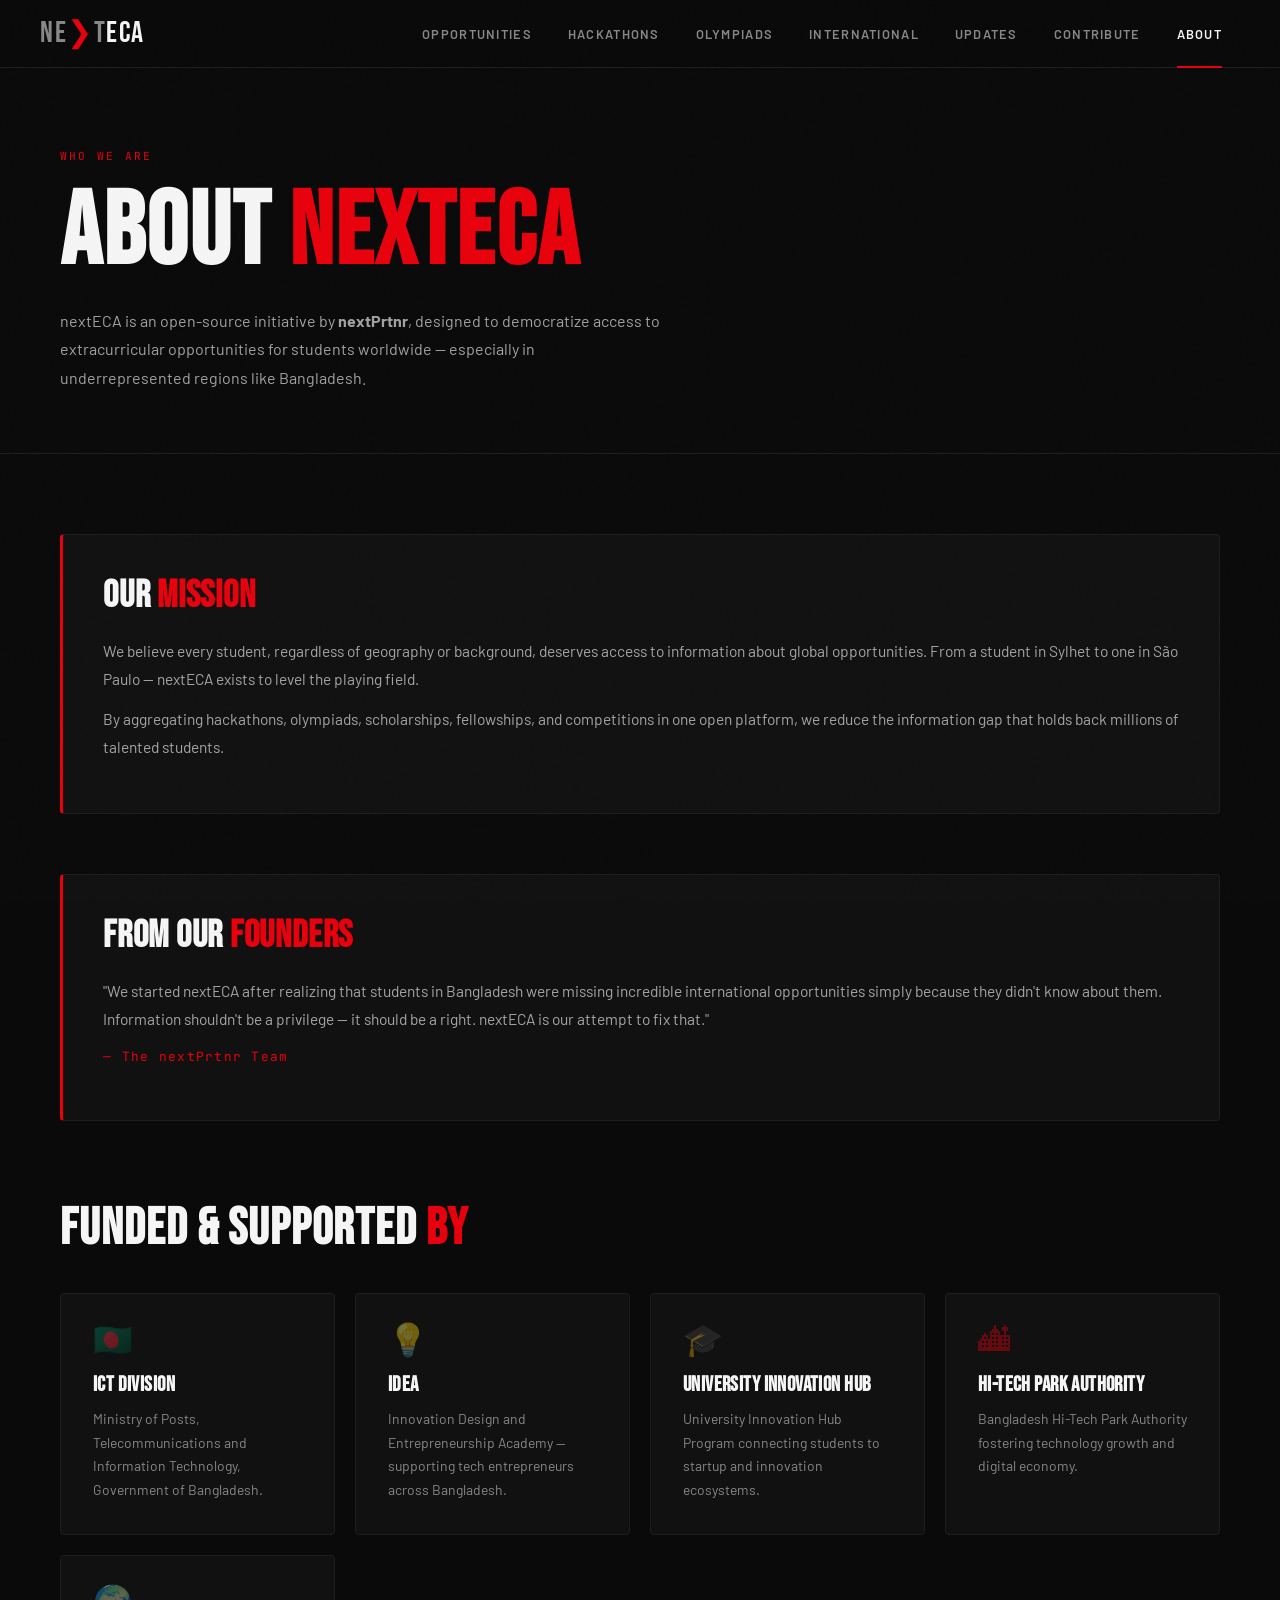
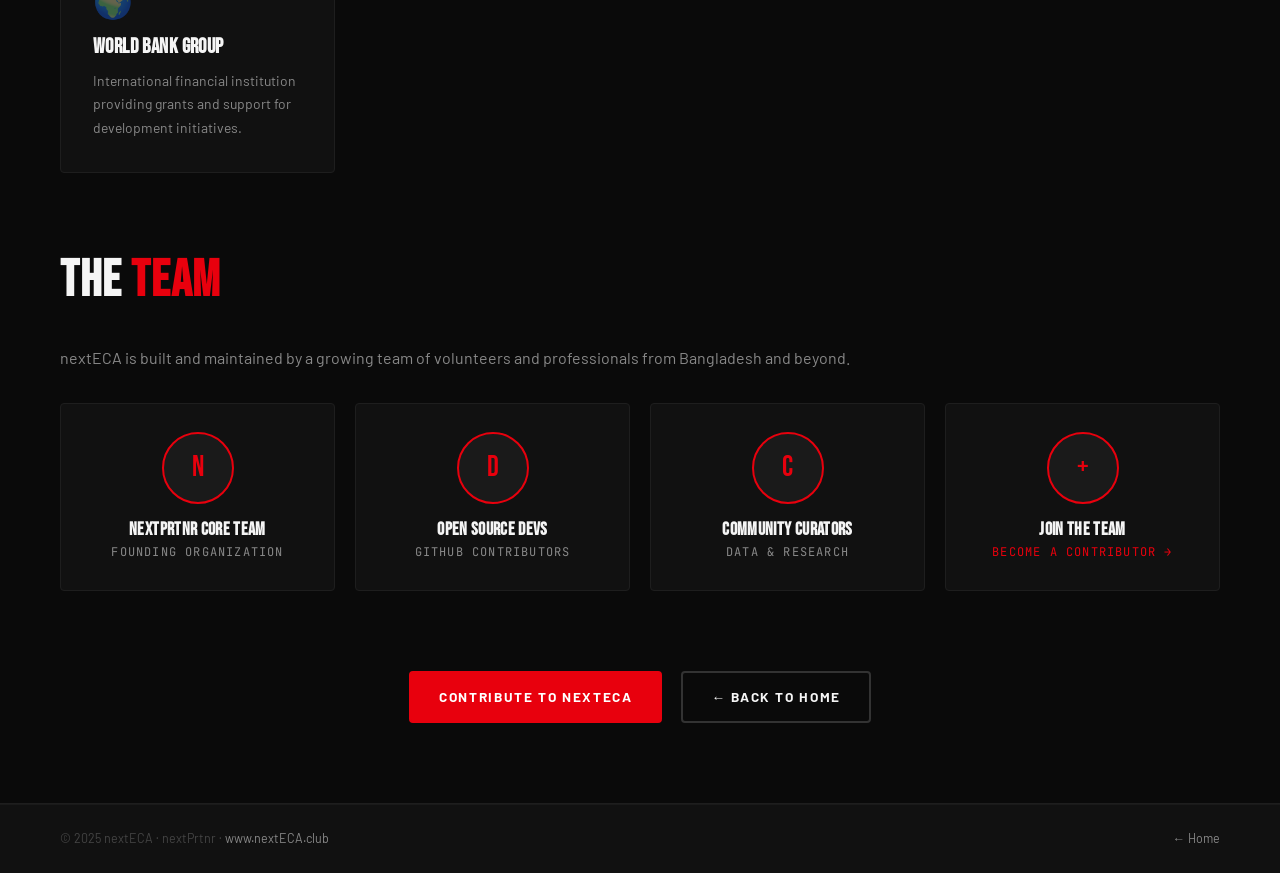
<file: nextECA/pages/about.html>
<!DOCTYPE html>
<html lang="en">
<head>
  <meta charset="UTF-8" /><meta name="viewport" content="width=device-width, initial-scale=1.0" />
  <title>About — nextECA</title>
  <link rel="icon" href="../images/logo.png" />
  <link rel="stylesheet" href="../css/style.css" />
  <link rel="stylesheet" href="../css/pages.css" />
  <link href="https://fonts.googleapis.com/css2?family=Bebas+Neue&family=Barlow:ital,wght@0,300;0,400;0,600;0,700;1,400&family=JetBrains+Mono:wght@400;700&display=swap" rel="stylesheet" />
</head>
<body>
<div class="noise"></div>
<nav id="navbar">
  <a href="../index.html" class="nav-logo"><span class="logo-nxt">ne<span class="chevron-logo">&#10095;</span>t</span><span class="logo-eca">ECA</span></a>
  <ul class="nav-links">
    <li><a href="../index.html#opportunities">Opportunities</a></li>
    <li><a href="hackathons.html">Hackathons</a></li>
    <li><a href="olympiads.html">Olympiads</a></li>
    <li><a href="international.html">International</a></li>
    <li><a href="../index.html#updates">Updates</a></li>
    <li><a href="contribute.html">Contribute</a></li>
    <li><a href="about.html" class="active-page">About</a></li>
  </ul>
  <button class="hamburger" id="hamburger"><span></span><span></span><span></span></button>
</nav>

<div class="page-hero">
  <div class="section-tag">Who We Are</div>
  <h1>About <span class="red">nextECA</span></h1>
  <p class="about-hero-extra">nextECA is an open-source initiative by <strong>nextPrtnr</strong>, designed to democratize access to extracurricular opportunities for students worldwide — especially in underrepresented regions like Bangladesh.</p>
</div>

<section class="page-content">
  <div class="what-is">
    <h2>Our <span class="red">Mission</span></h2>
    <p>We believe every student, regardless of geography or background, deserves access to information about global opportunities. From a student in Sylhet to one in São Paulo — nextECA exists to level the playing field.</p>
    <p>By aggregating hackathons, olympiads, scholarships, fellowships, and competitions in one open platform, we reduce the information gap that holds back millions of talented students.</p>
  </div>

  <div class="what-is" style="margin-top:32px;">
    <h2>From Our <span class="red">Founders</span></h2>
    <p>"We started nextECA after realizing that students in Bangladesh were missing incredible international opportunities simply because they didn't know about them. Information shouldn't be a privilege — it should be a right. nextECA is our attempt to fix that."</p>
    <p style="margin-top:12px;color:var(--red);font-family:var(--font-mono);font-size:0.8rem;letter-spacing:0.1em;">— The nextPrtnr Team</p>
  </div>

  <h2 class="section-h2">Funded & Supported <span class="red">By</span></h2>
  <div class="tips-grid">
    <div class="tip-card"><div class="tip-num" style="font-size:2rem;">🇧🇩</div><h3>ICT Division</h3><p>Ministry of Posts, Telecommunications and Information Technology, Government of Bangladesh.</p></div>
    <div class="tip-card"><div class="tip-num" style="font-size:2rem;">💡</div><h3>iDEA</h3><p>Innovation Design and Entrepreneurship Academy — supporting tech entrepreneurs across Bangladesh.</p></div>
    <div class="tip-card"><div class="tip-num" style="font-size:2rem;">🎓</div><h3>University Innovation Hub</h3><p>University Innovation Hub Program connecting students to startup and innovation ecosystems.</p></div>
    <div class="tip-card"><div class="tip-num" style="font-size:2rem;">🏙</div><h3>Hi-Tech Park Authority</h3><p>Bangladesh Hi-Tech Park Authority fostering technology growth and digital economy.</p></div>
    <div class="tip-card"><div class="tip-num" style="font-size:2rem;">🌍</div><h3>World Bank Group</h3><p>International financial institution providing grants and support for development initiatives.</p></div>
  </div>

  <h2 class="section-h2">The <span class="red">Team</span></h2>
  <p style="color:var(--grey);margin-bottom:32px;">nextECA is built and maintained by a growing team of volunteers and professionals from Bangladesh and beyond.</p>
  <div class="team-grid">
    <div class="team-card"><div class="team-avatar">N</div><h3>nextPrtnr Core Team</h3><div class="team-role">Founding Organization</div></div>
    <div class="team-card"><div class="team-avatar">D</div><h3>Open Source Devs</h3><div class="team-role">GitHub Contributors</div></div>
    <div class="team-card"><div class="team-avatar">C</div><h3>Community Curators</h3><div class="team-role">Data & Research</div></div>
    <div class="team-card"><div class="team-avatar">+</div><h3>Join the Team</h3><div class="team-role"><a href="contribute.html" style="color:var(--red)">Become a Contributor →</a></div></div>
  </div>

  <div style="margin-top:80px;text-align:center;">
    <a href="contribute.html" class="btn btn-primary" style="margin-right:16px;">Contribute to nextECA</a>
    <a href="../index.html" class="btn btn-outline">← Back to Home</a>
  </div>
</section>

<footer>
  <div class="footer-bottom" style="max-width:100%;padding:24px 60px;border-top:1px solid #1a1a1a;">
    <span>© 2025 nextECA · nextPrtnr · <a href="https://nextECA.club">www.nextECA.club</a></span>
    <a href="../index.html">← Home</a>
  </div>
</footer>
<script>
  document.addEventListener('DOMContentLoaded', () => {
    const nav = document.getElementById('navbar');
    window.addEventListener('scroll', () => nav.classList.toggle('scrolled', scrollY > 40));
    document.getElementById('hamburger').addEventListener('click', () => document.querySelector('.nav-links').classList.toggle('open'));
  });
</script>
</body>
</html>
</file>
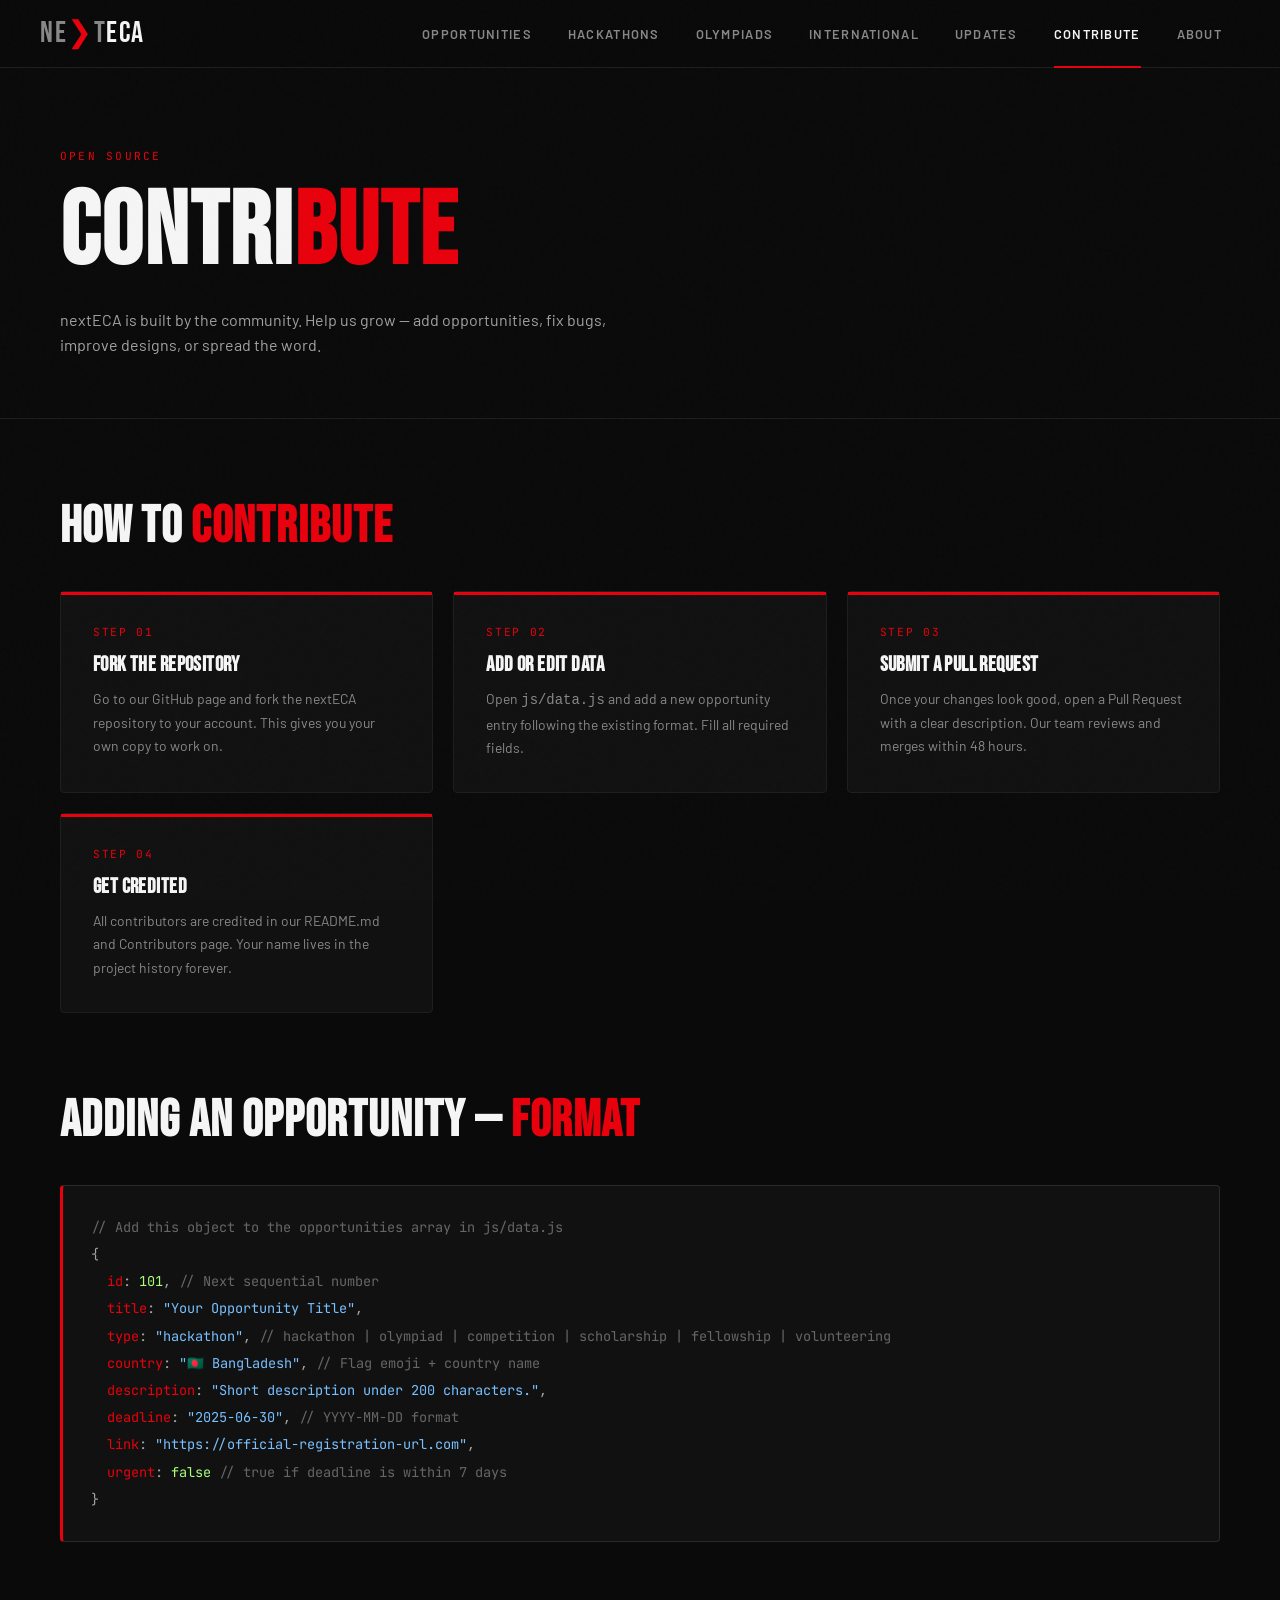
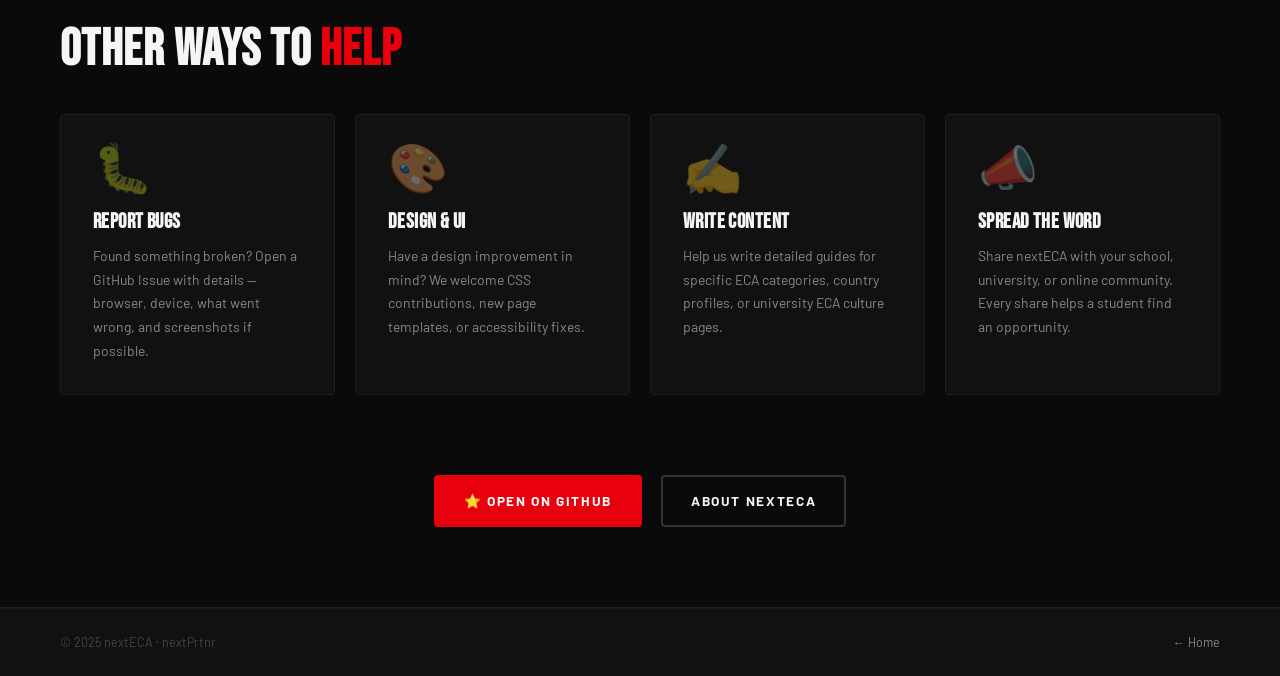
<file: nextECA/pages/contribute.html>
<!DOCTYPE html>
<html lang="en">
<head>
  <meta charset="UTF-8" /><meta name="viewport" content="width=device-width, initial-scale=1.0" />
  <title>Contribute — nextECA</title>
  <link rel="icon" href="../images/logo.png" />
  <link rel="stylesheet" href="../css/style.css" />
  <link rel="stylesheet" href="../css/pages.css" />
  <link href="https://fonts.googleapis.com/css2?family=Bebas+Neue&family=Barlow:ital,wght@0,300;0,400;0,600;0,700;1,400&family=JetBrains+Mono:wght@400;700&display=swap" rel="stylesheet" />
</head>
<body>
<div class="noise"></div>
<nav id="navbar">
  <a href="../index.html" class="nav-logo"><span class="logo-nxt">ne<span class="chevron-logo">&#10095;</span>t</span><span class="logo-eca">ECA</span></a>
  <ul class="nav-links">
    <li><a href="../index.html#opportunities">Opportunities</a></li>
    <li><a href="hackathons.html">Hackathons</a></li>
    <li><a href="olympiads.html">Olympiads</a></li>
    <li><a href="international.html">International</a></li>
    <li><a href="../index.html#updates">Updates</a></li>
    <li><a href="contribute.html" class="active-page">Contribute</a></li>
    <li><a href="about.html">About</a></li>
  </ul>
  <button class="hamburger" id="hamburger"><span></span><span></span><span></span></button>
</nav>

<div class="page-hero">
  <div class="section-tag">Open Source</div>
  <h1>Contri<span class="red">bute</span></h1>
  <p>nextECA is built by the community. Help us grow — add opportunities, fix bugs, improve designs, or spread the word.</p>
</div>

<section class="page-content">
  <h2 class="section-h2" style="margin-top:0;">How to <span class="red">Contribute</span></h2>
  <div class="contribute-steps">
    <div class="step-card">
      <div class="step-num">Step 01</div>
      <h3>Fork the Repository</h3>
      <p>Go to our GitHub page and fork the nextECA repository to your account. This gives you your own copy to work on.</p>
    </div>
    <div class="step-card">
      <div class="step-num">Step 02</div>
      <h3>Add or Edit Data</h3>
      <p>Open <code>js/data.js</code> and add a new opportunity entry following the existing format. Fill all required fields.</p>
    </div>
    <div class="step-card">
      <div class="step-num">Step 03</div>
      <h3>Submit a Pull Request</h3>
      <p>Once your changes look good, open a Pull Request with a clear description. Our team reviews and merges within 48 hours.</p>
    </div>
    <div class="step-card">
      <div class="step-num">Step 04</div>
      <h3>Get Credited</h3>
      <p>All contributors are credited in our README.md and Contributors page. Your name lives in the project history forever.</p>
    </div>
  </div>

  <h2 class="section-h2">Adding an Opportunity — <span class="red">Format</span></h2>
  <div class="code-block">
    <span class="cm">// Add this object to the opportunities array in js/data.js</span><br/>
    {<br/>
    &nbsp;&nbsp;<span class="ck">id</span>: <span class="cv">101</span>, <span class="cm">// Next sequential number</span><br/>
    &nbsp;&nbsp;<span class="ck">title</span>: <span class="cs">"Your Opportunity Title"</span>,<br/>
    &nbsp;&nbsp;<span class="ck">type</span>: <span class="cs">"hackathon"</span>, <span class="cm">// hackathon | olympiad | competition | scholarship | fellowship | volunteering</span><br/>
    &nbsp;&nbsp;<span class="ck">country</span>: <span class="cs">"🇧🇩 Bangladesh"</span>, <span class="cm">// Flag emoji + country name</span><br/>
    &nbsp;&nbsp;<span class="ck">description</span>: <span class="cs">"Short description under 200 characters."</span>,<br/>
    &nbsp;&nbsp;<span class="ck">deadline</span>: <span class="cs">"2025-06-30"</span>, <span class="cm">// YYYY-MM-DD format</span><br/>
    &nbsp;&nbsp;<span class="ck">link</span>: <span class="cs">"https://official-registration-url.com"</span>,<br/>
    &nbsp;&nbsp;<span class="ck">urgent</span>: <span class="cv">false</span> <span class="cm">// true if deadline is within 7 days</span><br/>
    }
  </div>

  <h2 class="section-h2">Other Ways to <span class="red">Help</span></h2>
  <div class="tips-grid">
    <div class="tip-card">
      <div class="tip-num">🐛</div>
      <h3>Report Bugs</h3>
      <p>Found something broken? Open a GitHub Issue with details — browser, device, what went wrong, and screenshots if possible.</p>
    </div>
    <div class="tip-card">
      <div class="tip-num">🎨</div>
      <h3>Design & UI</h3>
      <p>Have a design improvement in mind? We welcome CSS contributions, new page templates, or accessibility fixes.</p>
    </div>
    <div class="tip-card">
      <div class="tip-num">✍️</div>
      <h3>Write Content</h3>
      <p>Help us write detailed guides for specific ECA categories, country profiles, or university ECA culture pages.</p>
    </div>
    <div class="tip-card">
      <div class="tip-num">📣</div>
      <h3>Spread the Word</h3>
      <p>Share nextECA with your school, university, or online community. Every share helps a student find an opportunity.</p>
    </div>
  </div>

  <div style="margin-top:80px;text-align:center;">
    <a href="https://github.com/nextECA" target="_blank" class="btn btn-primary" style="margin-right:16px;">⭐ Open on GitHub</a>
    <a href="about.html" class="btn btn-outline">About nextECA</a>
  </div>
</section>

<footer>
  <div class="footer-bottom" style="max-width:100%;padding:24px 60px;border-top:1px solid #1a1a1a;">
    <span>© 2025 nextECA · nextPrtnr</span>
    <a href="../index.html">← Home</a>
  </div>
</footer>
<script>
  document.addEventListener('DOMContentLoaded', () => {
    const nav = document.getElementById('navbar');
    window.addEventListener('scroll', () => nav.classList.toggle('scrolled', scrollY > 40));
    document.getElementById('hamburger').addEventListener('click', () => document.querySelector('.nav-links').classList.toggle('open'));
  });
</script>
</body>
</html>
</file>
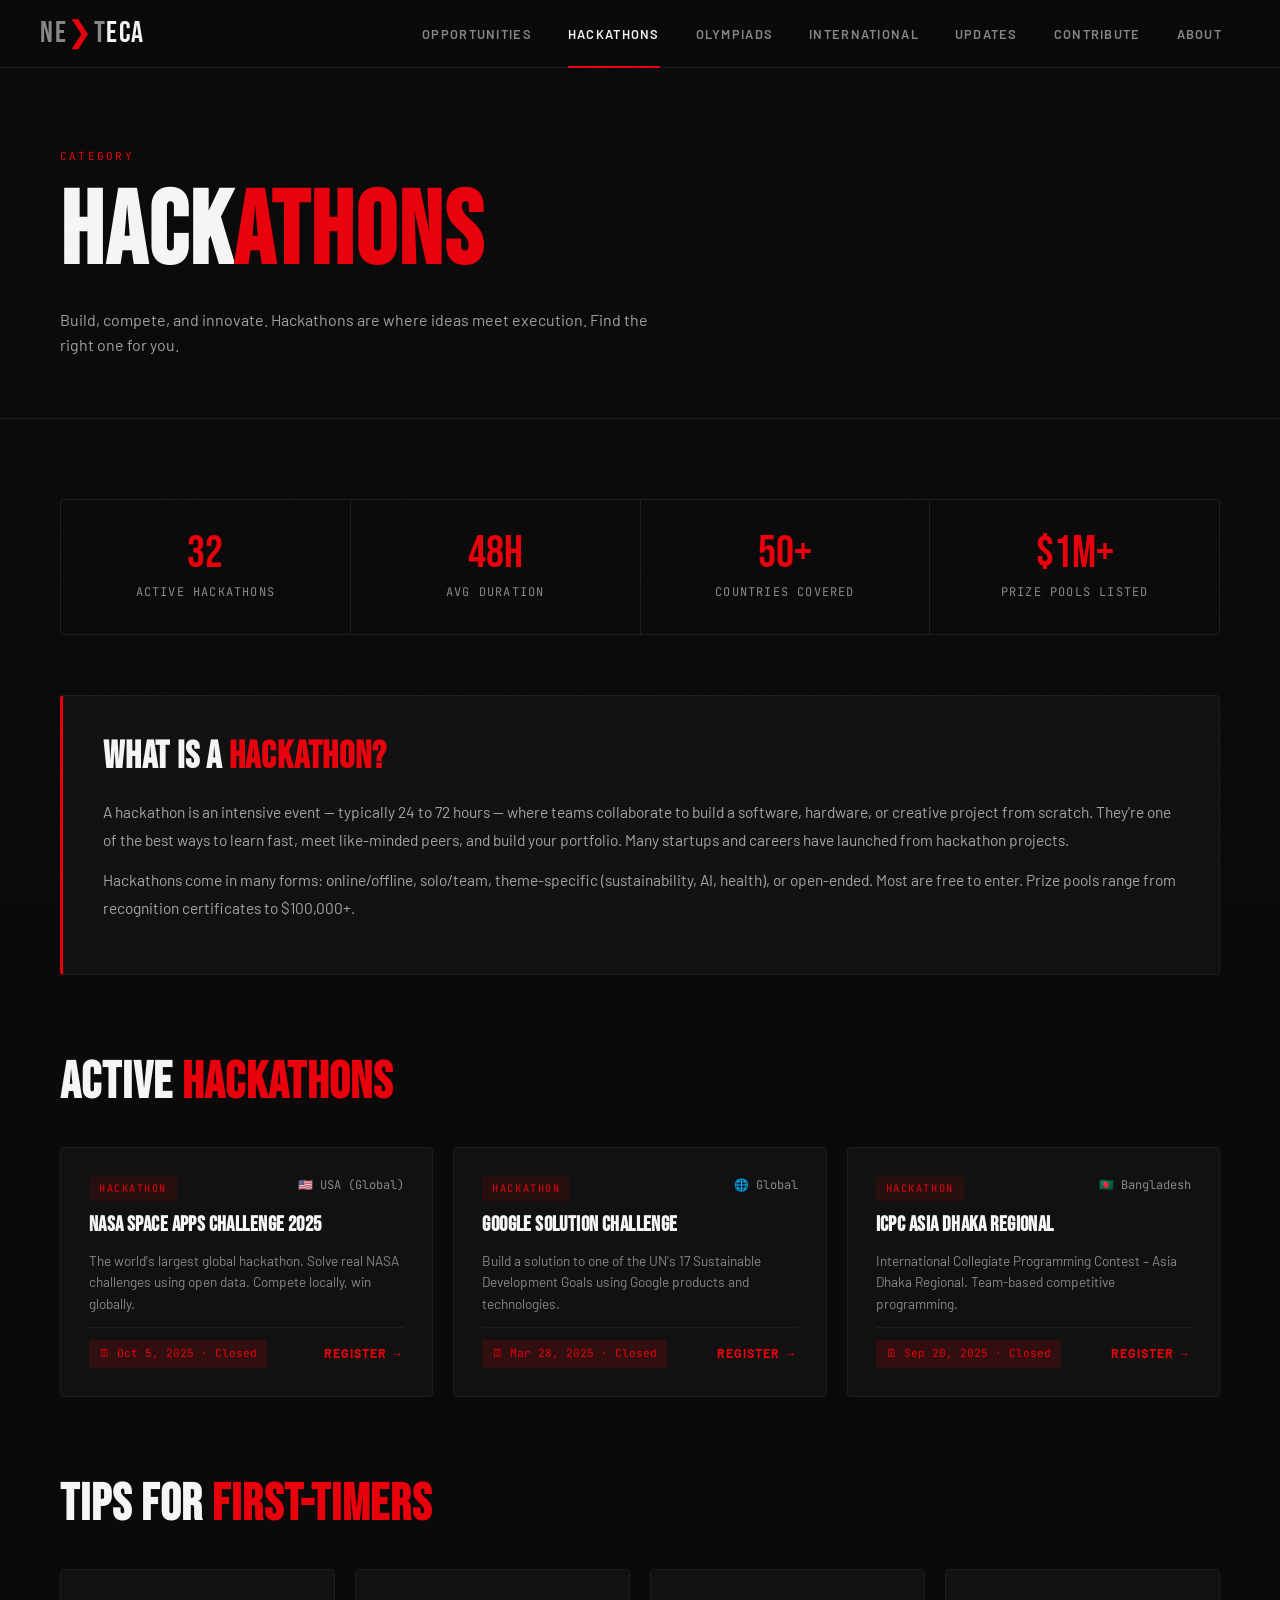
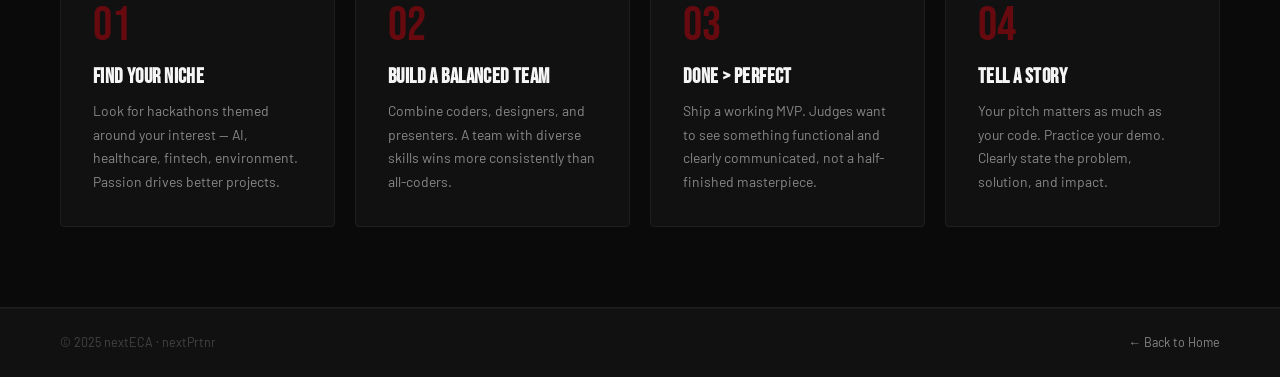
<file: nextECA/pages/hackathons.html>
<!DOCTYPE html>
<html lang="en">
<head>
  <meta charset="UTF-8" />
  <meta name="viewport" content="width=device-width, initial-scale=1.0" />
  <title>Hackathons — nextECA</title>
  <link rel="icon" href="../images/logo.png" />
  <link rel="stylesheet" href="../css/style.css" />
  <link rel="stylesheet" href="../css/pages.css" />
  <link href="https://fonts.googleapis.com/css2?family=Bebas+Neue&family=Barlow:ital,wght@0,300;0,400;0,600;0,700;1,400&family=JetBrains+Mono:wght@400;700&display=swap" rel="stylesheet" />
</head>
<body>
<div class="noise"></div>

<nav id="navbar">
  <a href="../index.html" class="nav-logo">
    <span class="logo-nxt">ne<span class="chevron-logo">&#10095;</span>t</span><span class="logo-eca">ECA</span>
  </a>
  <ul class="nav-links">
    <li><a href="../index.html#opportunities">Opportunities</a></li>
    <li><a href="hackathons.html" class="active-page">Hackathons</a></li>
    <li><a href="olympiads.html">Olympiads</a></li>
    <li><a href="international.html">International</a></li>
    <li><a href="../index.html#updates">Updates</a></li>
    <li><a href="contribute.html">Contribute</a></li>
    <li><a href="about.html">About</a></li>
  </ul>
  <button class="hamburger" id="hamburger"><span></span><span></span><span></span></button>
</nav>

<div class="page-hero">
  <div class="section-tag">Category</div>
  <h1>Hack<span class="red">athons</span></h1>
  <p>Build, compete, and innovate. Hackathons are where ideas meet execution. Find the right one for you.</p>
</div>

<section class="page-content">
  <div class="page-intro-bar">
    <div class="page-intro-stat"><span class="big-num">32</span><span>Active Hackathons</span></div>
    <div class="page-intro-stat"><span class="big-num">48h</span><span>Avg Duration</span></div>
    <div class="page-intro-stat"><span class="big-num">50+</span><span>Countries Covered</span></div>
    <div class="page-intro-stat"><span class="big-num">$1M+</span><span>Prize Pools Listed</span></div>
  </div>

  <div class="what-is">
    <h2>What is a <span class="red">Hackathon?</span></h2>
    <p>A hackathon is an intensive event — typically 24 to 72 hours — where teams collaborate to build a software, hardware, or creative project from scratch. They're one of the best ways to learn fast, meet like-minded peers, and build your portfolio. Many startups and careers have launched from hackathon projects.</p>
    <p>Hackathons come in many forms: online/offline, solo/team, theme-specific (sustainability, AI, health), or open-ended. Most are free to enter. Prize pools range from recognition certificates to $100,000+.</p>
  </div>

  <h2 class="section-h2">Active <span class="red">Hackathons</span></h2>
  <div class="opp-grid" id="hackGrid"></div>

  <div class="tips-section">
    <h2>Tips for <span class="red">First-Timers</span></h2>
    <div class="tips-grid">
      <div class="tip-card">
        <div class="tip-num">01</div>
        <h3>Find Your Niche</h3>
        <p>Look for hackathons themed around your interest — AI, healthcare, fintech, environment. Passion drives better projects.</p>
      </div>
      <div class="tip-card">
        <div class="tip-num">02</div>
        <h3>Build a Balanced Team</h3>
        <p>Combine coders, designers, and presenters. A team with diverse skills wins more consistently than all-coders.</p>
      </div>
      <div class="tip-card">
        <div class="tip-num">03</div>
        <h3>Done > Perfect</h3>
        <p>Ship a working MVP. Judges want to see something functional and clearly communicated, not a half-finished masterpiece.</p>
      </div>
      <div class="tip-card">
        <div class="tip-num">04</div>
        <h3>Tell a Story</h3>
        <p>Your pitch matters as much as your code. Practice your demo. Clearly state the problem, solution, and impact.</p>
      </div>
    </div>
  </div>
</section>

<footer>
  <div class="footer-bottom" style="max-width:100%;padding:24px 60px;border-top:1px solid #1a1a1a;">
    <span>© 2025 nextECA · nextPrtnr</span>
    <a href="../index.html">← Back to Home</a>
  </div>
</footer>

<script src="../js/data.js"></script>
<script>
  document.addEventListener('DOMContentLoaded', () => {
    const nav = document.getElementById('navbar');
    window.addEventListener('scroll', () => nav.classList.toggle('scrolled', scrollY > 40));
    const btn = document.getElementById('hamburger');
    const links = document.querySelector('.nav-links');
    btn.addEventListener('click', () => links.classList.toggle('open'));

    const grid = document.getElementById('hackGrid');
    const hacks = ECA_DATA.opportunities.filter(o => o.type === 'hackathon');
    grid.innerHTML = hacks.map(o => {
      const daysLeft = Math.round((new Date(o.deadline) - new Date()) / 86400000);
      const bc = daysLeft <= 7 ? 'deadline-urgent' : daysLeft <= 30 ? 'deadline-soon' : 'deadline-normal';
      const bt = daysLeft < 0 ? 'Closed' : daysLeft === 0 ? 'Today!' : `${daysLeft} days left`;
      return `<div class="opp-card"><div class="opp-card-top"><span class="opp-type">Hackathon</span><span class="opp-country">${o.country}</span></div><h3>${o.title}</h3><p>${o.description}</p><div class="opp-meta"><span class="deadline-badge ${bc}">🗓 ${new Date(o.deadline).toLocaleDateString('en-US',{month:'short',day:'numeric',year:'numeric'})} · ${bt}</span><a href="${o.link}" target="_blank" class="opp-link">Register →</a></div></div>`;
    }).join('');
  });
</script>
</body>
</html>
</file>
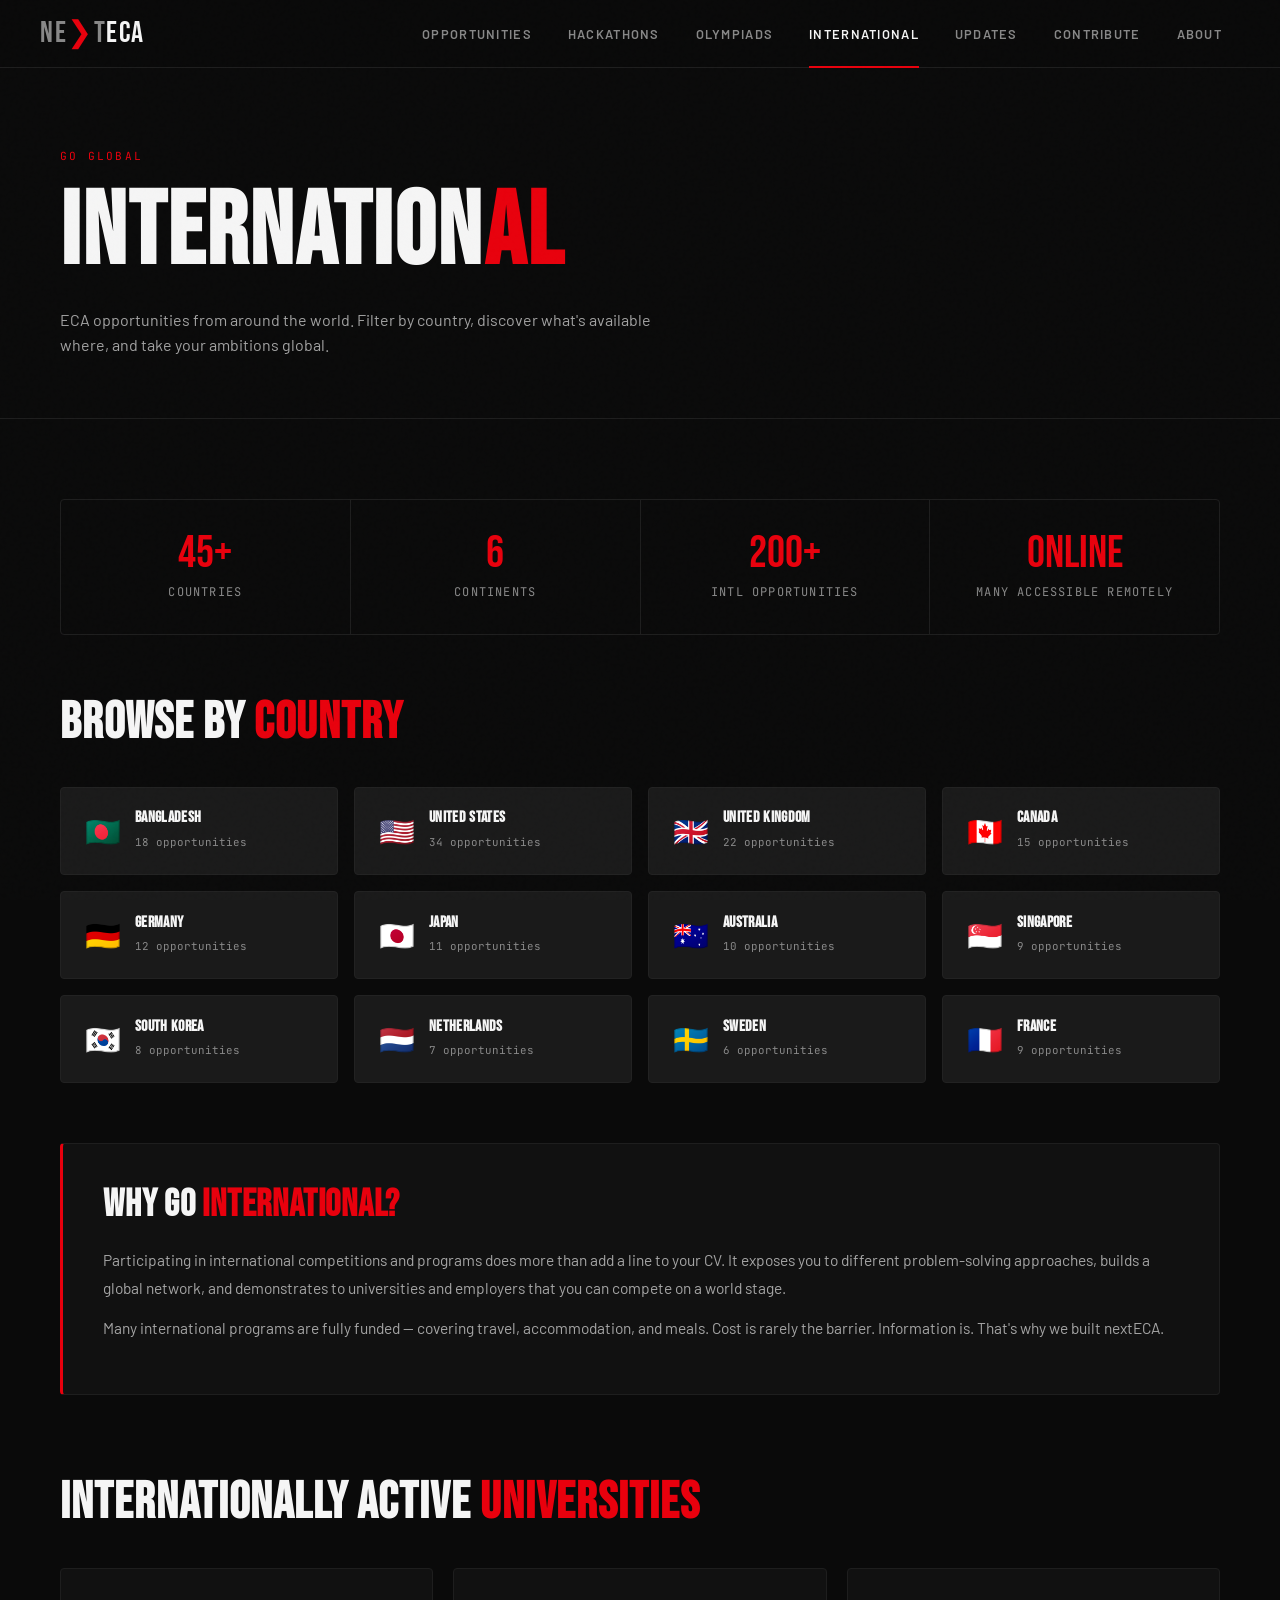
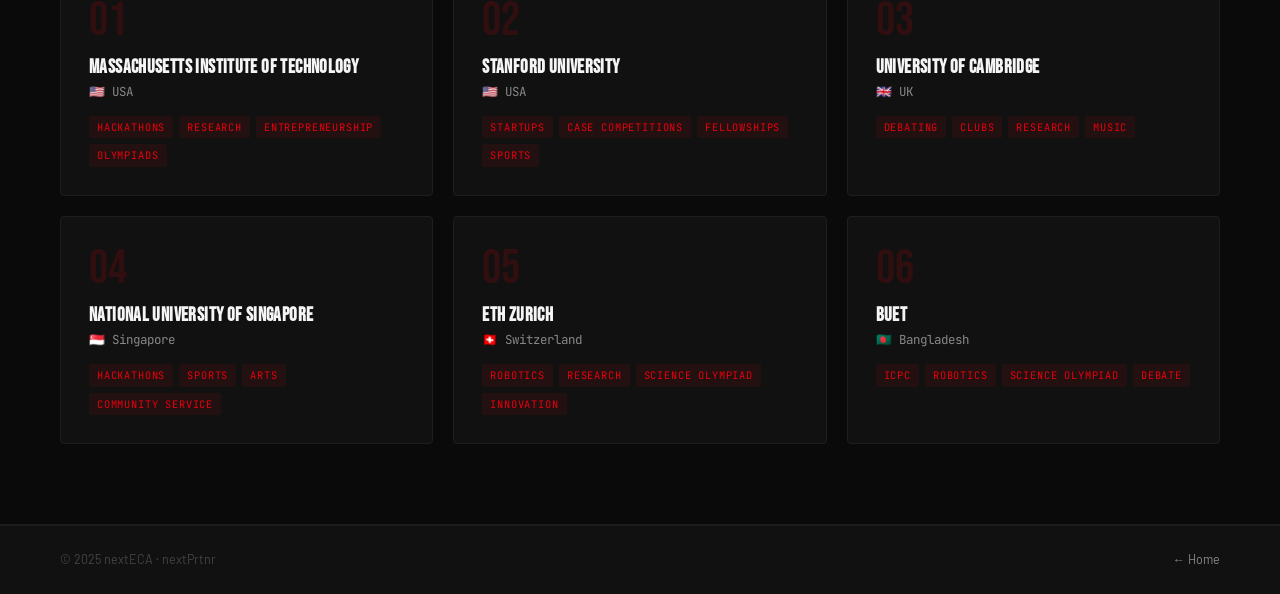
<file: nextECA/pages/international.html>
<!DOCTYPE html>
<html lang="en">
<head>
  <meta charset="UTF-8" /><meta name="viewport" content="width=device-width, initial-scale=1.0" />
  <title>International — nextECA</title>
  <link rel="icon" href="../images/logo.png" />
  <link rel="stylesheet" href="../css/style.css" />
  <link rel="stylesheet" href="../css/pages.css" />
  <link href="https://fonts.googleapis.com/css2?family=Bebas+Neue&family=Barlow:ital,wght@0,300;0,400;0,600;0,700;1,400&family=JetBrains+Mono:wght@400;700&display=swap" rel="stylesheet" />
</head>
<body>
<div class="noise"></div>
<nav id="navbar">
  <a href="../index.html" class="nav-logo"><span class="logo-nxt">ne<span class="chevron-logo">&#10095;</span>t</span><span class="logo-eca">ECA</span></a>
  <ul class="nav-links">
    <li><a href="../index.html#opportunities">Opportunities</a></li>
    <li><a href="hackathons.html">Hackathons</a></li>
    <li><a href="olympiads.html">Olympiads</a></li>
    <li><a href="international.html" class="active-page">International</a></li>
    <li><a href="../index.html#updates">Updates</a></li>
    <li><a href="contribute.html">Contribute</a></li>
    <li><a href="about.html">About</a></li>
  </ul>
  <button class="hamburger" id="hamburger"><span></span><span></span><span></span></button>
</nav>

<div class="page-hero">
  <div class="section-tag">Go Global</div>
  <h1>Internation<span class="red">al</span></h1>
  <p>ECA opportunities from around the world. Filter by country, discover what's available where, and take your ambitions global.</p>
</div>

<section class="page-content">
  <div class="page-intro-bar">
    <div class="page-intro-stat"><span class="big-num">45+</span><span>Countries</span></div>
    <div class="page-intro-stat"><span class="big-num">6</span><span>Continents</span></div>
    <div class="page-intro-stat"><span class="big-num">200+</span><span>Intl Opportunities</span></div>
    <div class="page-intro-stat"><span class="big-num">Online</span><span>Many Accessible Remotely</span></div>
  </div>

  <h2 class="section-h2" style="margin-top:0;">Browse by <span class="red">Country</span></h2>
  <div class="country-list" id="countryPageList"></div>

  <div class="what-is" style="margin-top:60px;">
    <h2>Why Go <span class="red">International?</span></h2>
    <p>Participating in international competitions and programs does more than add a line to your CV. It exposes you to different problem-solving approaches, builds a global network, and demonstrates to universities and employers that you can compete on a world stage.</p>
    <p>Many international programs are fully funded — covering travel, accommodation, and meals. Cost is rarely the barrier. Information is. That's why we built nextECA.</p>
  </div>

  <h2 class="section-h2">Internationally Active <span class="red">Universities</span></h2>
  <div class="uni-grid" id="uniIntlGrid"></div>
</section>

<footer>
  <div class="footer-bottom" style="max-width:100%;padding:24px 60px;border-top:1px solid #1a1a1a;">
    <span>© 2025 nextECA · nextPrtnr</span>
    <a href="../index.html">← Home</a>
  </div>
</footer>
<script src="../js/data.js"></script>
<script>
  document.addEventListener('DOMContentLoaded', () => {
    const nav = document.getElementById('navbar');
    window.addEventListener('scroll', () => nav.classList.toggle('scrolled', scrollY > 40));
    document.getElementById('hamburger').addEventListener('click', () => document.querySelector('.nav-links').classList.toggle('open'));

    const list = document.getElementById('countryPageList');
    list.innerHTML = ECA_DATA.countries.map(c => `
      <div class="country-card">
        <div class="country-flag">${c.flag}</div>
        <div class="country-info"><h4>${c.name}</h4><span>${c.count}</span></div>
      </div>
    `).join('');

    const uniGrid = document.getElementById('uniIntlGrid');
    uniGrid.innerHTML = ECA_DATA.universities.map(u => `
      <div class="uni-card">
        <div class="uni-rank">${u.rank}</div>
        <h3>${u.name}</h3>
        <div class="uni-country">${u.country}</div>
        <div class="uni-tags">${u.tags.map(t => `<span class="uni-tag">${t}</span>`).join('')}</div>
      </div>
    `).join('');
  });
</script>
</body>
</html>
</file>
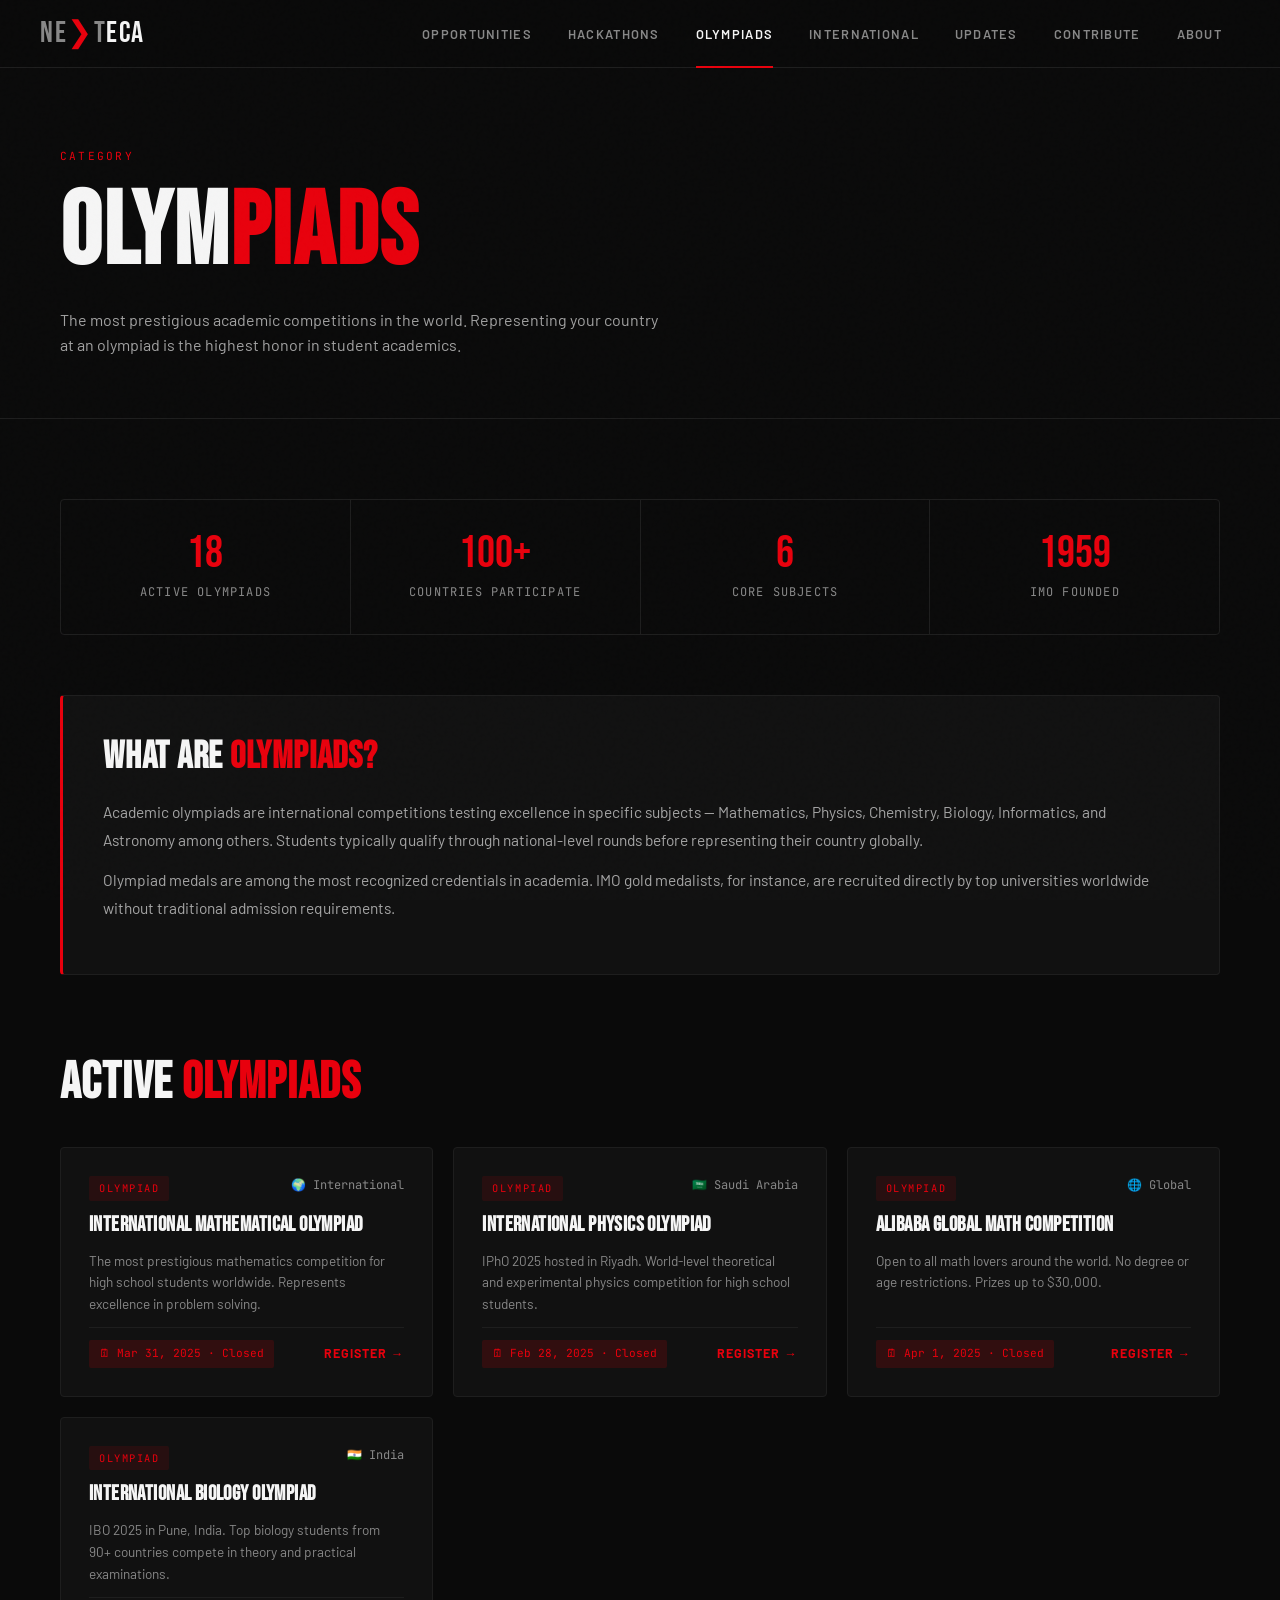
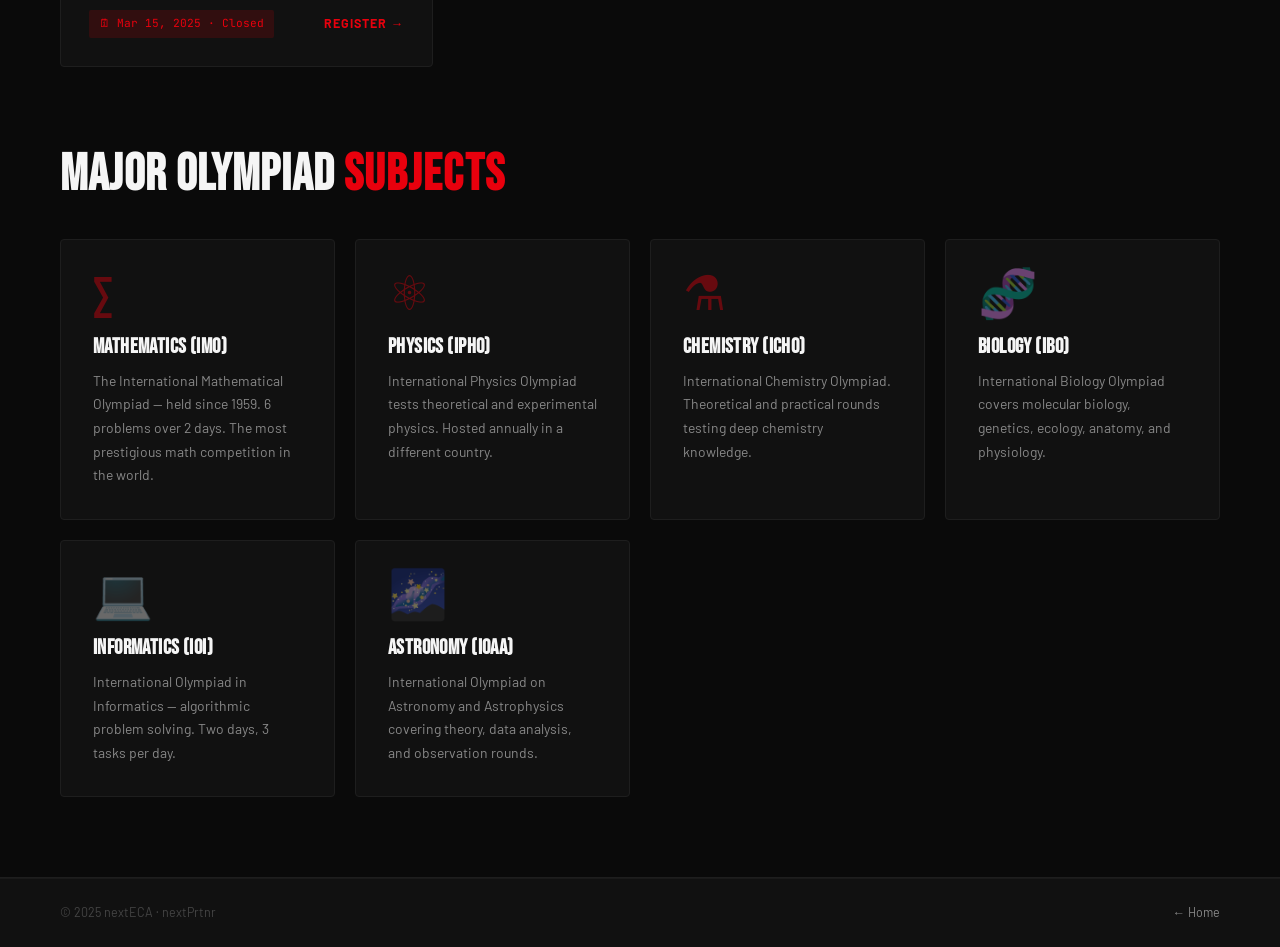
<file: nextECA/pages/olympiads.html>
<!DOCTYPE html>
<html lang="en">
<head>
  <meta charset="UTF-8" /><meta name="viewport" content="width=device-width, initial-scale=1.0" />
  <title>Olympiads — nextECA</title>
  <link rel="icon" href="../images/logo.png" />
  <link rel="stylesheet" href="../css/style.css" />
  <link rel="stylesheet" href="../css/pages.css" />
  <link href="https://fonts.googleapis.com/css2?family=Bebas+Neue&family=Barlow:ital,wght@0,300;0,400;0,600;0,700;1,400&family=JetBrains+Mono:wght@400;700&display=swap" rel="stylesheet" />
</head>
<body>
<div class="noise"></div>
<nav id="navbar">
  <a href="../index.html" class="nav-logo"><span class="logo-nxt">ne<span class="chevron-logo">&#10095;</span>t</span><span class="logo-eca">ECA</span></a>
  <ul class="nav-links">
    <li><a href="../index.html#opportunities">Opportunities</a></li>
    <li><a href="hackathons.html">Hackathons</a></li>
    <li><a href="olympiads.html" class="active-page">Olympiads</a></li>
    <li><a href="international.html">International</a></li>
    <li><a href="../index.html#updates">Updates</a></li>
    <li><a href="contribute.html">Contribute</a></li>
    <li><a href="about.html">About</a></li>
  </ul>
  <button class="hamburger" id="hamburger"><span></span><span></span><span></span></button>
</nav>

<div class="page-hero">
  <div class="section-tag">Category</div>
  <h1>Olym<span class="red">piads</span></h1>
  <p>The most prestigious academic competitions in the world. Representing your country at an olympiad is the highest honor in student academics.</p>
</div>

<section class="page-content">
  <div class="page-intro-bar">
    <div class="page-intro-stat"><span class="big-num">18</span><span>Active Olympiads</span></div>
    <div class="page-intro-stat"><span class="big-num">100+</span><span>Countries Participate</span></div>
    <div class="page-intro-stat"><span class="big-num">6</span><span>Core Subjects</span></div>
    <div class="page-intro-stat"><span class="big-num">1959</span><span>IMO Founded</span></div>
  </div>

  <div class="what-is">
    <h2>What are <span class="red">Olympiads?</span></h2>
    <p>Academic olympiads are international competitions testing excellence in specific subjects — Mathematics, Physics, Chemistry, Biology, Informatics, and Astronomy among others. Students typically qualify through national-level rounds before representing their country globally.</p>
    <p>Olympiad medals are among the most recognized credentials in academia. IMO gold medalists, for instance, are recruited directly by top universities worldwide without traditional admission requirements.</p>
  </div>

  <h2 class="section-h2">Active <span class="red">Olympiads</span></h2>
  <div class="opp-grid" id="olympiadGrid"></div>

  <h2 class="section-h2">Major Olympiad <span class="red">Subjects</span></h2>
  <div class="tips-grid">
    <div class="tip-card"><div class="tip-num">∑</div><h3>Mathematics (IMO)</h3><p>The International Mathematical Olympiad — held since 1959. 6 problems over 2 days. The most prestigious math competition in the world.</p></div>
    <div class="tip-card"><div class="tip-num">⚛</div><h3>Physics (IPhO)</h3><p>International Physics Olympiad tests theoretical and experimental physics. Hosted annually in a different country.</p></div>
    <div class="tip-card"><div class="tip-num">⚗</div><h3>Chemistry (IChO)</h3><p>International Chemistry Olympiad. Theoretical and practical rounds testing deep chemistry knowledge.</p></div>
    <div class="tip-card"><div class="tip-num">🧬</div><h3>Biology (IBO)</h3><p>International Biology Olympiad covers molecular biology, genetics, ecology, anatomy, and physiology.</p></div>
    <div class="tip-card"><div class="tip-num">💻</div><h3>Informatics (IOI)</h3><p>International Olympiad in Informatics — algorithmic problem solving. Two days, 3 tasks per day.</p></div>
    <div class="tip-card"><div class="tip-num">🌌</div><h3>Astronomy (IOAA)</h3><p>International Olympiad on Astronomy and Astrophysics covering theory, data analysis, and observation rounds.</p></div>
  </div>
</section>

<footer>
  <div class="footer-bottom" style="max-width:100%;padding:24px 60px;border-top:1px solid #1a1a1a;">
    <span>© 2025 nextECA · nextPrtnr</span>
    <a href="../index.html">← Home</a>
  </div>
</footer>
<script src="../js/data.js"></script>
<script>
  document.addEventListener('DOMContentLoaded', () => {
    const nav = document.getElementById('navbar');
    window.addEventListener('scroll', () => nav.classList.toggle('scrolled', scrollY > 40));
    document.getElementById('hamburger').addEventListener('click', () => document.querySelector('.nav-links').classList.toggle('open'));

    const grid = document.getElementById('olympiadGrid');
    const items = ECA_DATA.opportunities.filter(o => o.type === 'olympiad');
    grid.innerHTML = items.map(o => {
      const daysLeft = Math.round((new Date(o.deadline) - new Date()) / 86400000);
      const bc = daysLeft <= 7 ? 'deadline-urgent' : daysLeft <= 30 ? 'deadline-soon' : 'deadline-normal';
      const bt = daysLeft < 0 ? 'Closed' : `${daysLeft} days left`;
      return `<div class="opp-card"><div class="opp-card-top"><span class="opp-type">Olympiad</span><span class="opp-country">${o.country}</span></div><h3>${o.title}</h3><p>${o.description}</p><div class="opp-meta"><span class="deadline-badge ${bc}">🗓 ${new Date(o.deadline).toLocaleDateString('en-US',{month:'short',day:'numeric',year:'numeric'})} · ${bt}</span><a href="${o.link}" target="_blank" class="opp-link">Register →</a></div></div>`;
    }).join('');
  });
</script>
</body>
</html>
</file>
<file: nextECA/css/style.css>
/* =========================================
   nextECA — Core Stylesheet
   Theme: Black × Red × Raw Editorial
   ========================================= */

:root {
  --red: #E8000D;
  --red-dark: #b0000a;
  --red-glow: rgba(232, 0, 13, 0.25);
  --black: #0a0a0a;
  --black-2: #111111;
  --black-3: #1a1a1a;
  --black-4: #222222;
  --white: #f5f5f5;
  --white-dim: rgba(245,245,245,0.65);
  --grey: #888888;
  --grey-dark: #444444;
  --font-display: 'Bebas Neue', sans-serif;
  --font-body: 'Barlow', sans-serif;
  --font-mono: 'JetBrains Mono', monospace;
  --nav-h: 68px;
  --radius: 4px;
  --transition: 0.22s cubic-bezier(0.4,0,0.2,1);
}

*, *::before, *::after { box-sizing: border-box; margin: 0; padding: 0; }

html { scroll-behavior: smooth; font-size: 16px; }

body {
  background: var(--black);
  color: var(--white);
  font-family: var(--font-body);
  overflow-x: hidden;
  line-height: 1.6;
}

a { color: inherit; text-decoration: none; }
img { max-width: 100%; display: block; }

/* === NOISE OVERLAY === */
.noise {
  position: fixed; inset: 0; z-index: 9999;
  background-image: url("data:image/svg+xml,%3Csvg viewBox='0 0 256 256' xmlns='http://www.w3.org/2000/svg'%3E%3Cfilter id='noise'%3E%3CfeTurbulence type='fractalNoise' baseFrequency='0.9' numOctaves='4' stitchTiles='stitch'/%3E%3C/filter%3E%3Crect width='100%25' height='100%25' filter='url(%23noise)' opacity='0.04'/%3E%3C/svg%3E");
  pointer-events: none;
  opacity: 0.4;
}

/* === TYPOGRAPHY === */
h1,h2,h3,h4,h5,h6 { font-family: var(--font-display); letter-spacing: 0.02em; line-height: 1.1; }
.mono { font-family: var(--font-mono); }
.red { color: var(--red); }

/* === NAVBAR === */
#navbar {
  position: fixed; top: 0; left: 0; width: 100%; z-index: 1000;
  display: flex; align-items: center; justify-content: space-between;
  padding: 0 40px; height: var(--nav-h);
  background: rgba(10,10,10,0.92);
  backdrop-filter: blur(12px);
  border-bottom: 1px solid #1e1e1e;
  transition: box-shadow var(--transition);
}
#navbar.scrolled { box-shadow: 0 2px 24px rgba(0,0,0,0.8); }

.nav-logo {
  font-family: var(--font-display);
  font-size: 1.9rem;
  letter-spacing: 0.05em;
  user-select: none;
}
.logo-nxt { color: var(--grey); }
.chevron-logo { color: var(--red); }
.logo-eca { color: var(--white); }

.nav-links {
  display: flex; list-style: none; gap: 0;
}
.nav-links li a {
  display: block; padding: 0 18px; height: var(--nav-h);
  line-height: var(--nav-h);
  font-size: 0.8rem; font-weight: 600;
  letter-spacing: 0.1em; text-transform: uppercase;
  color: var(--grey);
  transition: color var(--transition);
  position: relative;
}
.nav-links li a::after {
  content: ''; position: absolute; bottom: 0; left: 18px; right: 18px;
  height: 2px; background: var(--red);
  transform: scaleX(0); transform-origin: left;
  transition: transform var(--transition);
}
.nav-links li a:hover { color: var(--white); }
.nav-links li a:hover::after { transform: scaleX(1); }

.hamburger {
  display: none; flex-direction: column; gap: 5px;
  background: none; border: none; cursor: pointer; padding: 8px;
}
.hamburger span {
  display: block; width: 24px; height: 2px; background: var(--white);
  transition: transform var(--transition), opacity var(--transition);
}

/* === BUTTONS === */
.btn {
  display: inline-flex; align-items: center; gap: 8px;
  padding: 13px 28px;
  font-family: var(--font-body); font-size: 0.85rem;
  font-weight: 700; letter-spacing: 0.12em; text-transform: uppercase;
  cursor: pointer; transition: all var(--transition);
  border-radius: var(--radius);
}
.btn-primary {
  background: var(--red); color: #fff; border: 2px solid var(--red);
}
.btn-primary:hover {
  background: var(--red-dark); border-color: var(--red-dark);
  transform: translateY(-2px);
  box-shadow: 0 8px 24px var(--red-glow);
}
.btn-outline {
  background: transparent; color: var(--white); border: 2px solid #333;
}
.btn-outline:hover {
  border-color: var(--red); color: var(--red);
  transform: translateY(-2px);
}
.center-btn { display: block; width: fit-content; margin: 40px auto 0; }

/* === HERO === */
.hero {
  min-height: 100vh;
  display: flex; flex-direction: column;
  justify-content: center;
  padding: calc(var(--nav-h) + 60px) 60px 40px;
  position: relative;
  overflow: hidden;
  background: var(--black);
}

.hero::before {
  content: '';
  position: absolute; top: 0; left: 0; right: 0; bottom: 0;
  background: radial-gradient(ellipse 60% 60% at 80% 50%, rgba(232,0,13,0.08) 0%, transparent 70%),
              radial-gradient(ellipse 40% 80% at 20% 30%, rgba(232,0,13,0.04) 0%, transparent 60%);
}

.hero-bg-text {
  position: absolute; right: -0.05em; top: 50%;
  transform: translateY(-50%);
  font-family: var(--font-display);
  font-size: clamp(200px, 30vw, 420px);
  color: rgba(255,255,255,0.02);
  user-select: none; pointer-events: none;
  letter-spacing: -0.05em;
  line-height: 1;
}

.hero-content { position: relative; z-index: 1; max-width: 800px; }

.hero-tag {
  display: inline-flex; align-items: center; gap: 8px;
  font-family: var(--font-mono); font-size: 0.72rem;
  color: var(--red); text-transform: uppercase; letter-spacing: 0.15em;
  margin-bottom: 20px;
}
.dot {
  width: 6px; height: 6px; border-radius: 50%;
  background: var(--red);
  animation: pulse 2s infinite;
}
@keyframes pulse {
  0%,100% { opacity: 1; transform: scale(1); }
  50% { opacity: 0.5; transform: scale(1.4); }
}

.hero-title {
  font-size: clamp(80px, 13vw, 180px);
  line-height: 0.95;
  color: var(--white);
  margin-bottom: 16px;
}
.chevron-red { color: var(--red); }
.hero-eca { color: var(--white); }

.hero-subtitle {
  font-size: clamp(1rem, 2vw, 1.4rem);
  color: var(--red);
  font-weight: 700; letter-spacing: 0.08em;
  text-transform: uppercase;
  margin-bottom: 18px;
}

.hero-desc {
  max-width: 560px;
  font-size: 1.05rem; color: var(--white-dim);
  line-height: 1.7; margin-bottom: 36px;
}

.hero-cta { display: flex; gap: 16px; flex-wrap: wrap; }

.hero-stats {
  display: flex; align-items: center; gap: 0;
  margin-top: 60px; position: relative; z-index: 1;
  border-top: 1px solid #222;
  padding-top: 36px;
}
.stat { flex: 1; text-align: center; padding: 0 20px; }
.stat-num {
  display: block;
  font-family: var(--font-display); font-size: 2.8rem;
  color: var(--white); line-height: 1;
}
.stat-label {
  display: block; font-size: 0.72rem;
  text-transform: uppercase; letter-spacing: 0.1em;
  color: var(--grey); margin-top: 4px;
}
.stat-divider {
  width: 1px; height: 48px; background: #222; flex-shrink: 0;
}

.scroll-hint {
  position: absolute; bottom: 32px; right: 60px;
  font-family: var(--font-mono); font-size: 0.65rem;
  letter-spacing: 0.2em; color: var(--grey);
  display: flex; align-items: center; gap: 8px;
}
.scroll-arrow { animation: bounce 1.5s infinite; display: inline-block; }
@keyframes bounce {
  0%,100% { transform: translateY(0); }
  50% { transform: translateY(4px); }
}

/* === TICKER === */
.ticker-bar {
  background: var(--red);
  display: flex; align-items: center;
  overflow: hidden; height: 42px;
}
.ticker-label {
  flex-shrink: 0; padding: 0 20px;
  background: var(--black); color: var(--white);
  font-family: var(--font-mono); font-size: 0.7rem;
  letter-spacing: 0.15em;
  height: 100%; display: flex; align-items: center;
  border-right: 2px solid var(--red);
}
.ticker-track {
  display: flex; gap: 60px;
  animation: ticker 30s linear infinite;
  white-space: nowrap;
  font-family: var(--font-mono); font-size: 0.75rem;
  color: #fff; font-weight: 700; padding-left: 40px;
}
@keyframes ticker { from { transform: translateX(0); } to { transform: translateX(-50%); } }
.ticker-item span { color: rgba(255,255,255,0.6); margin-right: 4px; }

/* === SECTION SHARED === */
section { padding: 100px 60px; }

.section-header { margin-bottom: 56px; }
.section-tag {
  font-family: var(--font-mono); font-size: 0.7rem;
  text-transform: uppercase; letter-spacing: 0.2em;
  color: var(--red); margin-bottom: 12px;
}
.section-header h2 {
  font-size: clamp(2.5rem, 5vw, 4.5rem);
  color: var(--white);
}

/* === CATEGORIES === */
.categories { background: var(--black-2); }

.cat-grid {
  display: grid;
  grid-template-columns: repeat(auto-fill, minmax(280px, 1fr));
  gap: 2px;
}

.cat-card {
  background: var(--black-3);
  padding: 36px 32px;
  display: flex; flex-direction: column;
  transition: background var(--transition), transform var(--transition);
  border: 1px solid #1e1e1e;
  position: relative; overflow: hidden;
  cursor: pointer;
}
.cat-card::before {
  content: ''; position: absolute;
  top: 0; left: 0; right: 0; height: 2px;
  background: var(--red);
  transform: scaleX(0); transform-origin: left;
  transition: transform var(--transition);
}
.cat-card:hover { background: var(--black-4); transform: translateY(-4px); }
.cat-card:hover::before { transform: scaleX(1); }
.cat-hack { border-top: 2px solid var(--red); }
.cat-hack::before { display: none; }

.cat-icon { font-size: 2rem; margin-bottom: 16px; }
.cat-card h3 {
  font-size: 1.6rem; color: var(--white); margin-bottom: 8px;
}
.cat-card p { font-size: 0.88rem; color: var(--grey); flex: 1; }
.cat-count {
  display: inline-block; margin-top: 20px;
  font-family: var(--font-mono); font-size: 0.7rem;
  color: var(--red); letter-spacing: 0.1em; text-transform: uppercase;
}

/* === OPPORTUNITIES === */
.opportunities { background: var(--black); }

.filter-bar {
  display: flex; gap: 8px; flex-wrap: wrap;
  margin-top: 24px;
}
.filter-btn {
  background: transparent; border: 1px solid #333;
  color: var(--grey); padding: 8px 18px;
  font-family: var(--font-body); font-size: 0.78rem;
  font-weight: 600; letter-spacing: 0.1em; text-transform: uppercase;
  cursor: pointer; border-radius: var(--radius);
  transition: all var(--transition);
}
.filter-btn:hover, .filter-btn.active {
  background: var(--red); border-color: var(--red); color: #fff;
}

.opp-grid {
  display: grid;
  grid-template-columns: repeat(auto-fill, minmax(340px, 1fr));
  gap: 20px;
  margin-top: 32px;
}

.opp-card {
  background: var(--black-2);
  border: 1px solid #1e1e1e;
  padding: 28px; border-radius: var(--radius);
  display: flex; flex-direction: column;
  gap: 12px;
  transition: border-color var(--transition), transform var(--transition), box-shadow var(--transition);
  position: relative;
}
.opp-card:hover {
  border-color: var(--red);
  transform: translateY(-4px);
  box-shadow: 0 12px 40px rgba(0,0,0,0.5);
}
.opp-card-top { display: flex; justify-content: space-between; align-items: flex-start; }
.opp-type {
  font-family: var(--font-mono); font-size: 0.65rem;
  text-transform: uppercase; letter-spacing: 0.15em;
  color: var(--red); background: rgba(232,0,13,0.1);
  padding: 4px 10px; border-radius: 2px;
}
.opp-country {
  font-size: 0.75rem; color: var(--grey);
  font-family: var(--font-mono);
}
.opp-card h3 { font-size: 1.3rem; color: var(--white); line-height: 1.2; }
.opp-card p { font-size: 0.85rem; color: var(--grey); line-height: 1.6; flex: 1; }

.opp-meta {
  display: flex; justify-content: space-between; align-items: center;
  padding-top: 12px; border-top: 1px solid #1e1e1e;
}
.deadline-badge {
  font-family: var(--font-mono); font-size: 0.7rem;
  padding: 5px 10px; border-radius: 2px;
}
.deadline-urgent { background: rgba(232,0,13,0.15); color: var(--red); }
.deadline-soon { background: rgba(255,165,0,0.1); color: #ffa500; }
.deadline-normal { background: rgba(0,200,100,0.1); color: #00c864; }

.opp-link {
  font-size: 0.78rem; font-weight: 700;
  color: var(--red); letter-spacing: 0.08em;
  text-transform: uppercase;
  transition: gap var(--transition);
  display: flex; align-items: center; gap: 4px;
}
.opp-link:hover { gap: 8px; }

.load-more-wrap { text-align: center; margin-top: 48px; }

/* === INTERNATIONAL === */
.international { background: var(--black-2); position: relative; overflow: hidden; }
.intl-bg-strip {
  position: absolute; left: 0; top: 0; bottom: 0; width: 4px;
  background: var(--red);
}

.country-list {
  display: grid;
  grid-template-columns: repeat(auto-fill, minmax(220px, 1fr));
  gap: 16px; margin-top: 16px;
}

.country-card {
  background: var(--black-3); border: 1px solid #222;
  padding: 20px 24px; border-radius: var(--radius);
  display: flex; align-items: center; gap: 14px;
  transition: border-color var(--transition), transform var(--transition);
  cursor: pointer;
}
.country-card:hover { border-color: var(--red); transform: translateX(4px); }
.country-flag { font-size: 1.8rem; }
.country-info h4 { font-size: 1rem; color: var(--white); }
.country-info span {
  font-family: var(--font-mono); font-size: 0.68rem;
  color: var(--grey);
}

/* === UNIVERSITIES === */
.universities { background: var(--black); }

.uni-grid {
  display: grid;
  grid-template-columns: repeat(auto-fill, minmax(300px, 1fr));
  gap: 20px;
}
.uni-card {
  background: var(--black-2); border: 1px solid #1e1e1e;
  padding: 28px; border-radius: var(--radius);
  transition: border-color var(--transition);
}
.uni-card:hover { border-color: var(--red); }
.uni-rank {
  font-family: var(--font-display); font-size: 3rem;
  color: rgba(232,0,13,0.15); line-height: 1;
  margin-bottom: 12px;
}
.uni-card h3 { font-size: 1.2rem; color: var(--white); margin-bottom: 4px; }
.uni-card .uni-country {
  font-size: 0.78rem; color: var(--grey); margin-bottom: 14px;
  font-family: var(--font-mono);
}
.uni-tags { display: flex; flex-wrap: wrap; gap: 6px; }
.uni-tag {
  font-size: 0.65rem; font-family: var(--font-mono);
  padding: 3px 8px;
  background: rgba(232,0,13,0.08); color: var(--red);
  border-radius: 2px; text-transform: uppercase; letter-spacing: 0.08em;
}

/* === UPDATES === */
.updates { background: var(--black-2); }

.updates-grid {
  display: grid;
  grid-template-columns: repeat(auto-fill, minmax(320px, 1fr));
  gap: 20px;
}
.update-card {
  background: var(--black-3); border: 1px solid #1e1e1e;
  padding: 28px; border-radius: var(--radius);
  transition: border-color var(--transition);
  display: flex; flex-direction: column; gap: 10px;
}
.update-card:hover { border-color: var(--red); }
.update-meta {
  display: flex; align-items: center; gap: 10px;
}
.update-tag {
  font-family: var(--font-mono); font-size: 0.65rem;
  text-transform: uppercase; letter-spacing: 0.12em;
  padding: 3px 8px; border-radius: 2px;
  background: rgba(232,0,13,0.1); color: var(--red);
}
.update-date { font-size: 0.75rem; color: var(--grey); font-family: var(--font-mono); }
.update-card h3 { font-size: 1.1rem; color: var(--white); }
.update-card p { font-size: 0.85rem; color: var(--grey); line-height: 1.6; }
.update-link {
  font-size: 0.78rem; font-weight: 700;
  color: var(--red); text-transform: uppercase;
  letter-spacing: 0.08em; margin-top: auto;
  display: flex; align-items: center; gap: 4px;
  transition: gap var(--transition);
}
.update-link:hover { gap: 8px; }

/* === REMINDER === */
.reminder-section {
  background: var(--black);
  border-top: 1px solid #1e1e1e;
  border-bottom: 1px solid #1e1e1e;
}
.reminder-inner {
  max-width: 1100px; margin: 0 auto;
  display: flex; gap: 80px; align-items: center;
  padding: 80px 60px;
}
.reminder-left { flex: 1; }
.reminder-left h2 { font-size: clamp(2rem, 4vw, 3.5rem); margin-bottom: 16px; }
.reminder-left p { color: var(--white-dim); line-height: 1.7; font-size: 0.95rem; }
.reminder-right { flex: 1; }

.reminder-form { display: flex; flex-direction: column; gap: 14px; }
.reminder-form input[type="email"] {
  background: var(--black-3); border: 1px solid #333;
  color: var(--white); padding: 14px 18px;
  font-family: var(--font-body); font-size: 1rem;
  border-radius: var(--radius); outline: none;
  transition: border-color var(--transition);
}
.reminder-form input[type="email"]:focus { border-color: var(--red); }

.reminder-cats {
  display: flex; flex-wrap: wrap; gap: 14px;
}
.reminder-cats label {
  display: flex; align-items: center; gap: 6px;
  font-size: 0.83rem; color: var(--grey); cursor: pointer;
}
.reminder-cats input[type="checkbox"] { accent-color: var(--red); }

.form-note { font-size: 0.8rem; color: var(--grey); min-height: 1em; }

/* === OPEN SOURCE === */
.opensource {
  background: var(--black-2);
  text-align: center;
  padding: 100px 60px;
}
.os-inner { max-width: 700px; margin: 0 auto; }
.os-icon {
  font-family: var(--font-mono); font-size: 3.5rem;
  color: var(--red); margin-bottom: 24px;
}
.opensource h2 { font-size: clamp(2.2rem, 4vw, 4rem); margin-bottom: 20px; }
.opensource p { color: var(--white-dim); line-height: 1.7; font-size: 0.97rem; margin-bottom: 36px; }
.os-links { display: flex; gap: 16px; justify-content: center; flex-wrap: wrap; margin-bottom: 40px; }

.os-stats {
  display: flex; gap: 48px; justify-content: center;
  font-size: 0.8rem; color: var(--grey);
  text-transform: uppercase; letter-spacing: 0.1em;
}
.os-stats .mono {
  display: block; font-size: 2rem; color: var(--white); margin-bottom: 4px;
}

/* === FOOTER === */
footer {
  background: var(--black-2);
  border-top: 1px solid #1e1e1e;
}
.footer-top {
  display: grid;
  grid-template-columns: 2fr 1fr 1fr 1fr;
  gap: 60px; padding: 80px 60px 60px;
  max-width: 1400px; margin: 0 auto;
}
.footer-logo {
  font-family: var(--font-display); font-size: 2.4rem;
  margin-bottom: 16px;
}
.footer-brand p { font-size: 0.88rem; color: var(--grey); line-height: 1.7; }
.footer-socials {
  display: flex; gap: 12px; margin-top: 24px;
}
.footer-socials a {
  width: 36px; height: 36px;
  border: 1px solid #333; border-radius: var(--radius);
  display: flex; align-items: center; justify-content: center;
  font-size: 0.75rem; font-weight: 700; color: var(--grey);
  transition: all var(--transition);
}
.footer-socials a:hover { border-color: var(--red); color: var(--red); }

.footer-links h4 {
  font-family: var(--font-display); font-size: 1.1rem;
  color: var(--white); margin-bottom: 20px; letter-spacing: 0.05em;
}
.footer-links ul { list-style: none; display: flex; flex-direction: column; gap: 10px; }
.footer-links ul li a {
  font-size: 0.85rem; color: var(--grey);
  transition: color var(--transition);
}
.footer-links ul li a:hover { color: var(--red); }
.supporter-list li { font-size: 0.8rem; color: var(--grey); }

.footer-bottom {
  display: flex; justify-content: space-between; align-items: center;
  padding: 24px 60px;
  border-top: 1px solid #1a1a1a;
  font-size: 0.78rem; color: var(--grey-dark);
  max-width: 1400px; margin: 0 auto;
}
.footer-bottom a { color: var(--grey); transition: color var(--transition); }
.footer-bottom a:hover { color: var(--red); }

/* === PAGE HERO (inner pages) === */
.page-hero {
  padding: calc(var(--nav-h) + 80px) 60px 60px;
  background: var(--black);
  border-bottom: 1px solid #1e1e1e;
}
.page-hero .section-tag { margin-bottom: 12px; }
.page-hero h1 { font-size: clamp(3rem, 8vw, 7rem); }
.page-hero p { max-width: 600px; color: var(--white-dim); font-size: 1rem; margin-top: 16px; }

/* === RESPONSIVE === */
@media (max-width: 1024px) {
  .hero { padding: calc(var(--nav-h) + 40px) 36px 40px; }
  .footer-top { grid-template-columns: 1fr 1fr; gap: 40px; }
  .reminder-inner { flex-direction: column; gap: 40px; padding: 60px 36px; }
  section { padding: 80px 36px; }
}

@media (max-width: 768px) {
  #navbar { padding: 0 24px; }
  .nav-links { display: none; flex-direction: column; gap: 0;
    position: fixed; top: var(--nav-h); left: 0; right: 0;
    background: var(--black-2); border-bottom: 1px solid #222;
    z-index: 999;
  }
  .nav-links.open { display: flex; }
  .nav-links li a { height: 52px; line-height: 52px; padding: 0 28px; }
  .hamburger { display: flex; }

  .hero { padding: calc(var(--nav-h) + 40px) 24px 40px; }
  .hero-stats { flex-wrap: wrap; gap: 20px; }
  .hero-stats .stat-divider { display: none; }
  .stat { flex: 0 0 45%; }

  section { padding: 60px 24px; }
  .footer-top { grid-template-columns: 1fr; padding: 60px 24px; gap: 40px; }
  .footer-bottom { flex-direction: column; gap: 10px; text-align: center; padding: 24px; }
  .scroll-hint { right: 24px; }
}

/* === ANIMATIONS === */
.fade-up {
  opacity: 0; transform: translateY(30px);
  transition: opacity 0.6s ease, transform 0.6s ease;
}
.fade-up.visible { opacity: 1; transform: translateY(0); }

/* Stagger */
.stagger-1 { transition-delay: 0.1s; }
.stagger-2 { transition-delay: 0.2s; }
.stagger-3 { transition-delay: 0.3s; }
.stagger-4 { transition-delay: 0.4s; }
</file>
<file: nextECA/css/pages.css>
/* =========================================
   nextECA — Inner Pages Stylesheet
   ========================================= */

.active-page {
  color: var(--white) !important;
}
.active-page::after {
  transform: scaleX(1) !important;
}

/* === PAGE CONTENT === */
.page-content {
  padding: 80px 60px;
  background: var(--black);
  max-width: 1400px;
  margin: 0 auto;
}

.section-h2 {
  font-size: clamp(2rem, 4vw, 3.5rem);
  margin-bottom: 36px;
  margin-top: 80px;
}

/* === INTRO BAR === */
.page-intro-bar {
  display: flex;
  gap: 0;
  border: 1px solid #1e1e1e;
  border-radius: var(--radius);
  margin-bottom: 60px;
  overflow: hidden;
}

.page-intro-stat {
  flex: 1;
  padding: 32px 28px;
  text-align: center;
  border-right: 1px solid #1e1e1e;
  display: flex; flex-direction: column; gap: 6px;
  transition: background var(--transition);
}
.page-intro-stat:last-child { border-right: none; }
.page-intro-stat:hover { background: var(--black-2); }

.big-num {
  font-family: var(--font-display);
  font-size: 2.8rem; color: var(--red); line-height: 1;
}
.page-intro-stat span:last-child {
  font-size: 0.75rem; text-transform: uppercase;
  letter-spacing: 0.1em; color: var(--grey);
  font-family: var(--font-mono);
}

/* === WHAT IS === */
.what-is {
  margin-bottom: 60px;
  padding: 40px; background: var(--black-2);
  border: 1px solid #1e1e1e;
  border-left: 3px solid var(--red);
  border-radius: var(--radius);
}
.what-is h2 { font-size: clamp(1.8rem, 3vw, 2.8rem); margin-bottom: 20px; }
.what-is p {
  color: var(--white-dim); line-height: 1.8;
  font-size: 0.97rem; margin-bottom: 12px;
}

/* === TIPS === */
.tips-section { margin-top: 80px; }
.tips-section h2 { font-size: clamp(2rem, 4vw, 3.5rem); margin-bottom: 36px; }

.tips-grid {
  display: grid;
  grid-template-columns: repeat(auto-fill, minmax(260px, 1fr));
  gap: 20px;
}

.tip-card {
  background: var(--black-2); border: 1px solid #1e1e1e;
  padding: 32px; border-radius: var(--radius);
  transition: border-color var(--transition);
}
.tip-card:hover { border-color: var(--red); }

.tip-num {
  font-family: var(--font-display); font-size: 3rem;
  color: var(--red); opacity: 0.4; line-height: 1;
  margin-bottom: 16px;
}
.tip-card h3 { font-size: 1.3rem; color: var(--white); margin-bottom: 10px; }
.tip-card p { font-size: 0.87rem; color: var(--grey); line-height: 1.7; }

/* === ABOUT PAGE === */
.about-hero-extra {
  max-width: 700px;
  color: var(--white-dim);
  font-size: 1.05rem; line-height: 1.8;
  margin-top: 20px;
}

.team-grid {
  display: grid;
  grid-template-columns: repeat(auto-fill, minmax(240px, 1fr));
  gap: 20px;
  margin-top: 32px;
}

.team-card {
  background: var(--black-2); border: 1px solid #1e1e1e;
  padding: 28px; border-radius: var(--radius);
  text-align: center; transition: border-color var(--transition);
}
.team-card:hover { border-color: var(--red); }

.team-avatar {
  width: 72px; height: 72px; border-radius: 50%;
  background: var(--black-3); border: 2px solid var(--red);
  margin: 0 auto 16px;
  display: flex; align-items: center; justify-content: center;
  font-family: var(--font-display); font-size: 1.8rem; color: var(--red);
}
.team-card h3 { font-size: 1.1rem; color: var(--white); margin-bottom: 4px; }
.team-card .team-role {
  font-size: 0.75rem; color: var(--grey);
  font-family: var(--font-mono);
  text-transform: uppercase; letter-spacing: 0.1em;
}

/* === CONTRIBUTE PAGE === */
.contribute-steps {
  display: grid;
  grid-template-columns: repeat(auto-fill, minmax(280px, 1fr));
  gap: 20px; margin-top: 32px;
}

.step-card {
  background: var(--black-2); border: 1px solid #1e1e1e;
  padding: 32px; border-radius: var(--radius);
  position: relative;
}
.step-card::before {
  content: '';
  position: absolute; top: 0; left: 0; right: 0; height: 3px;
  background: var(--red);
}

.step-num {
  font-family: var(--font-mono); font-size: 0.7rem;
  color: var(--red); letter-spacing: 0.15em;
  text-transform: uppercase; margin-bottom: 12px;
}
.step-card h3 { font-size: 1.3rem; color: var(--white); margin-bottom: 10px; }
.step-card p { font-size: 0.87rem; color: var(--grey); line-height: 1.7; }

.code-block {
  background: var(--black-2); border: 1px solid #2a2a2a;
  border-left: 3px solid var(--red);
  padding: 28px; border-radius: var(--radius);
  font-family: var(--font-mono); font-size: 0.85rem;
  color: var(--white-dim); line-height: 2;
  margin-top: 32px; overflow-x: auto;
}
.code-block .cm { color: #666; }
.code-block .ck { color: var(--red); }
.code-block .cs { color: #79c0ff; }
.code-block .cv { color: #a8ff78; }

/* === RESPONSIVE === */
@media (max-width: 768px) {
  .page-content { padding: 60px 24px; }
  .page-intro-bar { flex-wrap: wrap; }
  .page-intro-stat { flex: 0 0 50%; }
}
</file>
